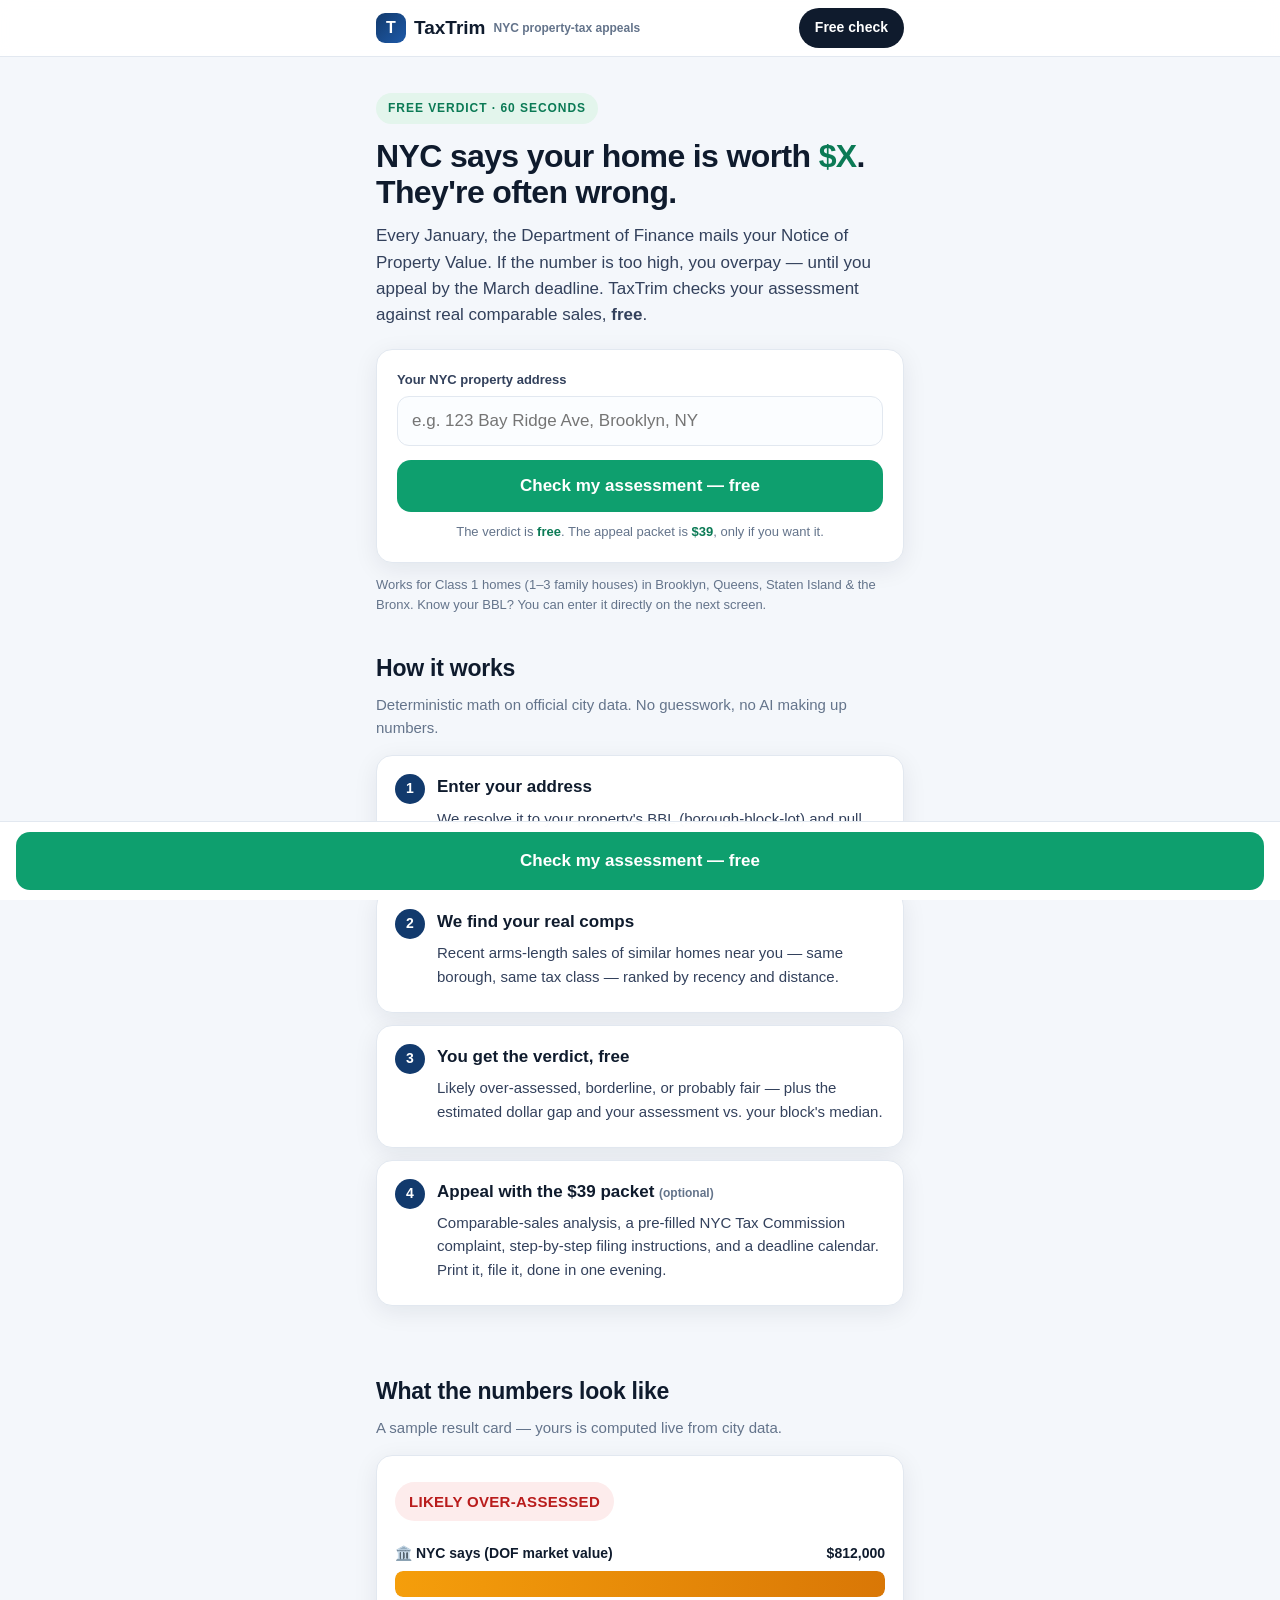
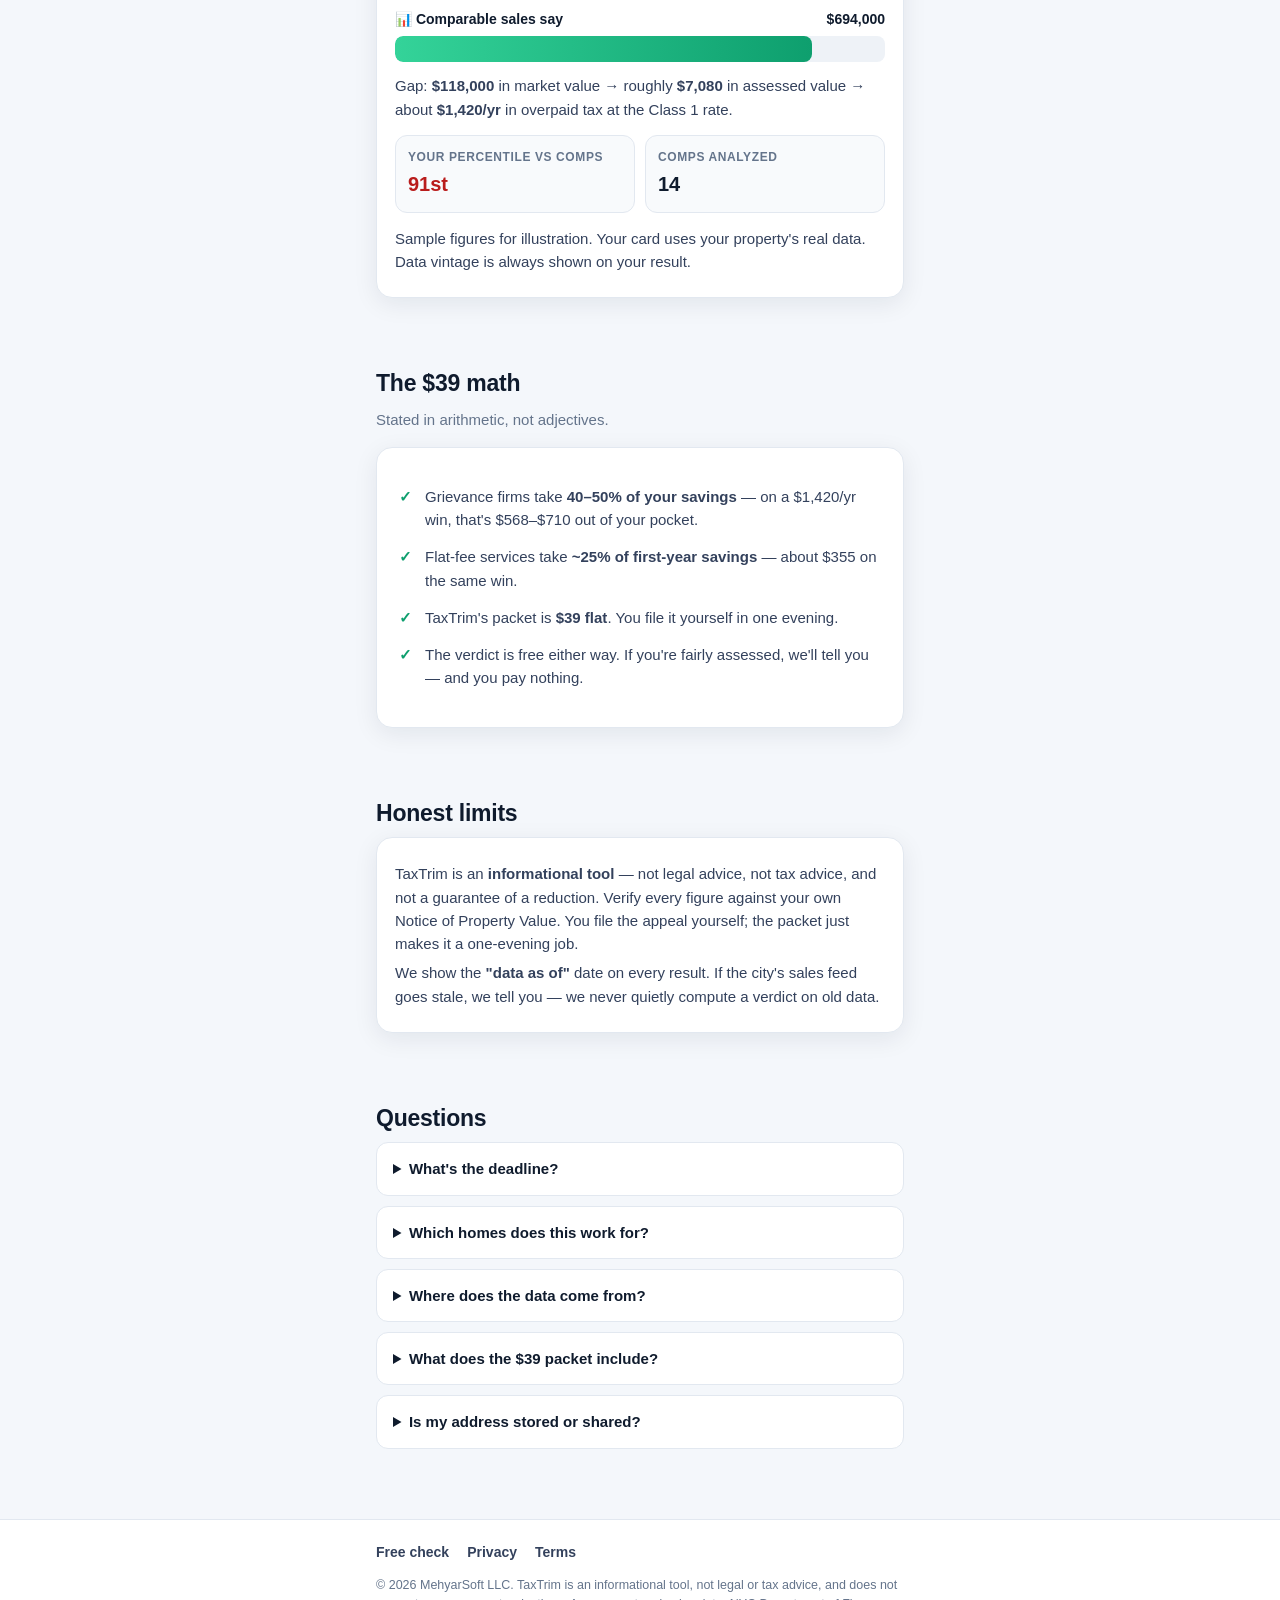
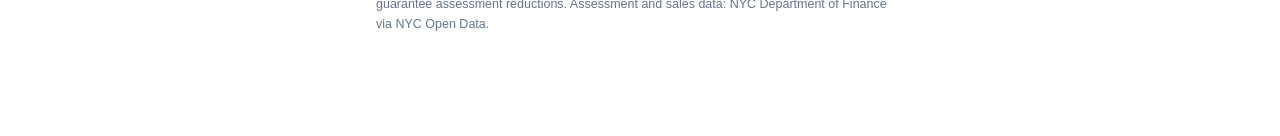
<file: index.html>
<!DOCTYPE html>
<html lang="en">
<head>
<meta charset="utf-8">
<meta name="viewport" content="width=device-width, initial-scale=1, viewport-fit=cover">
<title>TaxTrim — NYC says your home is worth $X. They're often wrong.</title>
<meta name="description" content="Free 60-second check: is New York City over-assessing your home? Get your verdict free, then the $39 appeal packet with a pre-filled Tax Commission complaint.">
<link rel="stylesheet" href="/styles.css">
<link rel="icon" href="data:image/svg+xml,<svg xmlns='http://www.w3.org/2000/svg' viewBox='0 0 100 100'><text y='.9em' font-size='90'>🏠</text></svg>">
</head>
<body>
<header class="site-header">
  <div class="wrap">
    <a class="brand" href="/"><span class="mark">T</span> TaxTrim <small>NYC property-tax appeals</small></a>
    <a class="nav-cta" href="/check.html">Free check</a>
  </div>
</header>

<main class="wrap">
  <section class="hero">
    <span class="eyebrow">Free verdict · 60 seconds</span>
    <h1>NYC says your home is worth <span class="strike">$X</span>.<br>They're often wrong.</h1>
    <p class="lede">Every January, the Department of Finance mails your Notice of Property Value. If the number is too high, you overpay — until you appeal by the March deadline. TaxTrim checks your assessment against real comparable sales, <strong>free</strong>.</p>

    <div class="hero-card">
      <form id="hero-form" action="/check.html" method="get">
        <div class="field">
          <label for="hero-address">Your NYC property address</label>
          <input id="hero-address" name="address" type="text" inputmode="text" autocomplete="street-address"
                 placeholder="e.g. 123 Bay Ridge Ave, Brooklyn, NY" required>
        </div>
        <button class="btn" type="submit">Check my assessment — free</button>
      </form>
      <p class="free-note">The verdict is <strong>free</strong>. The appeal packet is <strong>$39</strong>, only if you want it.</p>
    </div>
    <p class="hint">Works for Class 1 homes (1–3 family houses) in Brooklyn, Queens, Staten Island &amp; the Bronx. Know your BBL? You can enter it directly on the next screen.</p>
  </section>

  <section class="section">
    <h2>How it works</h2>
    <p class="sub">Deterministic math on official city data. No guesswork, no AI making up numbers.</p>
    <div class="card step"><div class="n">1</div><div><h3>Enter your address</h3><p>We resolve it to your property's BBL (borough-block-lot) and pull your official Department of Finance assessment.</p></div></div>
    <div class="card step"><div class="n">2</div><div><h3>We find your real comps</h3><p>Recent arms-length sales of similar homes near you — same borough, same tax class — ranked by recency and distance.</p></div></div>
    <div class="card step"><div class="n">3</div><div><h3>You get the verdict, free</h3><p>Likely over-assessed, borderline, or probably fair — plus the estimated dollar gap and your assessment vs. your block's median.</p></div></div>
    <div class="card step"><div class="n">4</div><div><h3>Appeal with the $39 packet <span class="tiny">(optional)</span></h3><p>Comparable-sales analysis, a pre-filled NYC Tax Commission complaint, step-by-step filing instructions, and a deadline calendar. Print it, file it, done in one evening.</p></div></div>
  </section>

  <section class="section">
    <h2>What the numbers look like</h2>
    <p class="sub">A sample result card — yours is computed live from city data.</p>
    <div class="card">
      <span class="verdict-badge over">LIKELY OVER-ASSESSED</span>
      <div class="vs">
        <div class="vs-row">
          <div class="lab"><span>🏛️ NYC says (DOF market value)</span><span class="val">$812,000</span></div>
          <div class="bar nyc"><i style="width:100%"></i></div>
        </div>
        <div class="vs-row">
          <div class="lab"><span>📊 Comparable sales say</span><span class="val">$694,000</span></div>
          <div class="bar true"><i style="width:85%"></i></div>
        </div>
      </div>
      <p class="vs-caption">Gap: <strong>$118,000</strong> in market value → roughly <strong>$7,080</strong> in assessed value → about <strong>$1,420/yr</strong> in overpaid tax at the Class 1 rate.</p>
      <div class="stat-grid">
        <div class="stat"><div class="k">Your percentile vs comps</div><div class="v bad">91st</div></div>
        <div class="stat"><div class="k">Comps analyzed</div><div class="v">14</div></div>
      </div>
      <p class="tiny">Sample figures for illustration. Your card uses your property's real data. Data vintage is always shown on your result.</p>
    </div>
  </section>

  <section class="section">
    <h2>The $39 math</h2>
    <p class="sub">Stated in arithmetic, not adjectives.</p>
    <div class="card">
      <ul class="check-list">
        <li>Grievance firms take <strong>40–50% of your savings</strong> — on a $1,420/yr win, that's $568–$710 out of your pocket.</li>
        <li>Flat-fee services take <strong>~25% of first-year savings</strong> — about $355 on the same win.</li>
        <li>TaxTrim's packet is <strong>$39 flat</strong>. You file it yourself in one evening.</li>
        <li>The verdict is free either way. If you're fairly assessed, we'll tell you — and you pay nothing.</li>
      </ul>
    </div>
  </section>

  <section class="section">
    <h2>Honest limits</h2>
    <div class="card">
      <p>TaxTrim is an <strong>informational tool</strong> — not legal advice, not tax advice, and not a guarantee of a reduction. Verify every figure against your own Notice of Property Value. You file the appeal yourself; the packet just makes it a one-evening job.</p>
      <p>We show the <strong>"data as of"</strong> date on every result. If the city's sales feed goes stale, we tell you — we never quietly compute a verdict on old data.</p>
    </div>
  </section>

  <section class="section">
    <h2>Questions</h2>
    <details class="faq"><summary>What's the deadline?</summary><p>The NYC Tax Commission filing deadline for Class 1 properties is typically mid-March each year — it moves slightly, so your packet includes that year's exact deadline pulled from the Tax Commission calendar each January. Miss it and the number locks in for the year.</p></details>
    <details class="faq"><summary>Which homes does this work for?</summary><p>Class 1 properties: 1-, 2-, and 3-family homes in Brooklyn, Queens, Staten Island, and the Bronx. Condos and co-ops (Class 2) use a different valuation method — the check will tell you if your property isn't a fit.</p></details>
    <details class="faq"><summary>Where does the data come from?</summary><p>NYC Open Data: the Department of Finance property assessment roll, the rolling calendar sales file, and PLUTO for locations. Every result card stamps its data vintage.</p></details>
    <details class="faq"><summary>What does the $39 packet include?</summary><p>Your comparable-sales analysis with ranked comps, a pre-filled Tax Commission complaint narrative drafted from your exact numbers, step-by-step filing instructions, the deadline calendar, and a printable PDF. Plus an optional $49/year Assessment Watch that monitors your BBL and re-runs every January.</p></details>
    <details class="faq"><summary>Is my address stored or shared?</summary><p>Your address is used to look up public assessment records and compute your verdict. We never sell your data. Email is only used for your results and the packet you buy — one-click unsubscribe on everything, always. See our <a href="/privacy.html">privacy policy</a>.</p></details>
  </section>

  <div class="sticky-cta"><a class="btn" href="/check.html">Check my assessment — free</a></div>
</main>

<footer class="site-footer">
  <div class="wrap">
    <nav>
      <a href="/check.html">Free check</a>
      <a href="/privacy.html">Privacy</a>
      <a href="/terms.html">Terms</a>
    </nav>
    <p class="disclaimer">© 2026 MehyarSoft LLC. TaxTrim is an informational tool, not legal or tax advice, and does not guarantee assessment reductions. Assessment and sales data: NYC Department of Finance via NYC Open Data.</p>
  </div>
</footer>
<script>
document.getElementById('hero-form').addEventListener('submit', function(e){
  var v = document.getElementById('hero-address').value.trim();
  if (!v) { e.preventDefault(); }
});
</script>
</body>
</html>
</file>
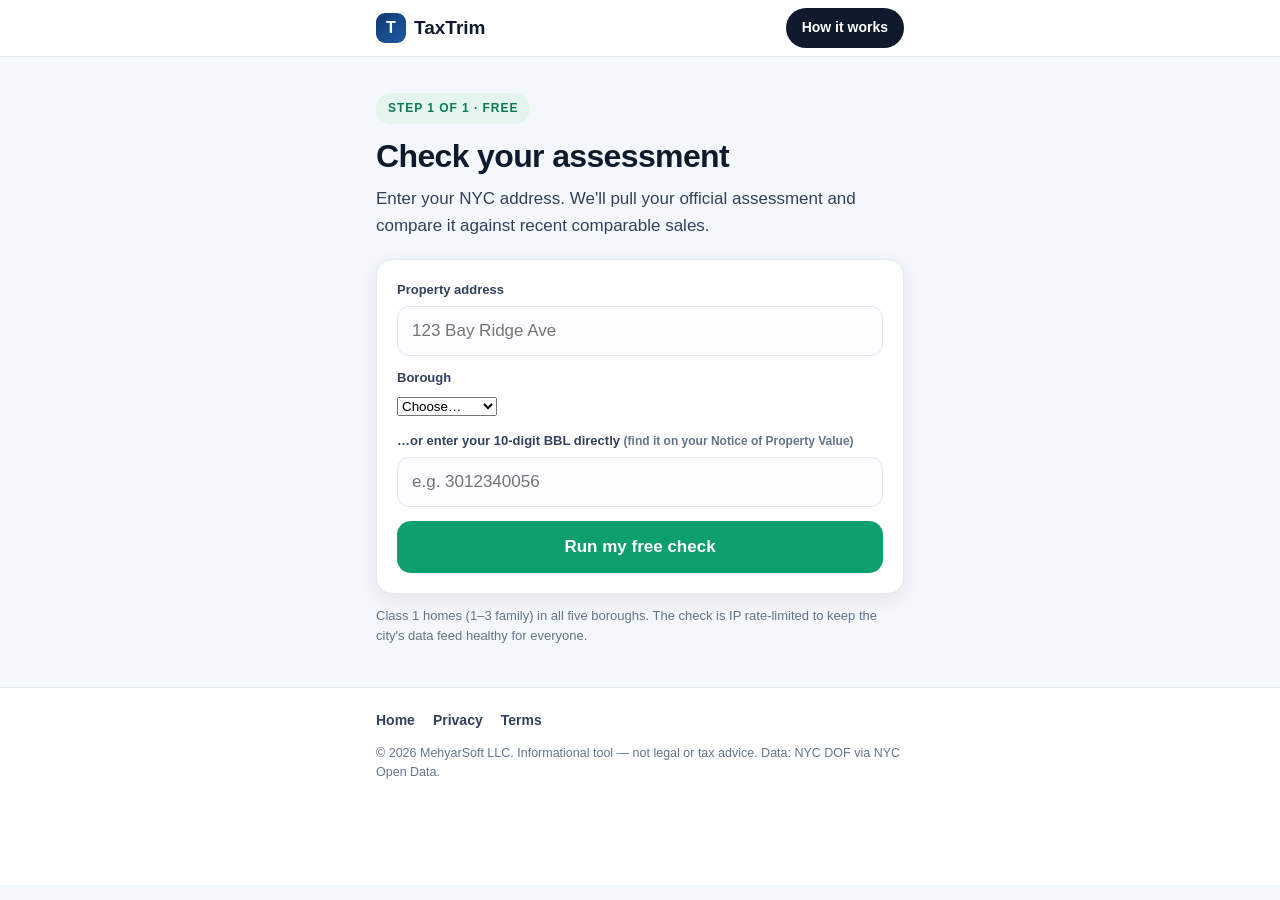
<file: check.html>
<!DOCTYPE html>
<html lang="en">
<head>
<meta charset="utf-8">
<meta name="viewport" content="width=device-width, initial-scale=1, viewport-fit=cover">
<title>Free assessment check — TaxTrim</title>
<meta name="description" content="Free 60-second check: is NYC over-assessing your home?">
<link rel="stylesheet" href="/styles.css">
<link rel="icon" href="data:image/svg+xml,<svg xmlns='http://www.w3.org/2000/svg' viewBox='0 0 100 100'><text y='.9em' font-size='90'>🏠</text></svg>">
</head>
<body>
<header class="site-header">
  <div class="wrap">
    <a class="brand" href="/"><span class="mark">T</span> TaxTrim</a>
    <a class="nav-cta" href="/">How it works</a>
  </div>
</header>

<main class="wrap">
  <section class="hero" id="input-view">
    <span class="eyebrow">Step 1 of 1 · free</span>
    <h1>Check your assessment</h1>
    <p class="lede">Enter your NYC address. We'll pull your official assessment and compare it against recent comparable sales.</p>
    <div class="hero-card">
      <form id="lookup-form">
        <div class="field">
          <label for="address">Property address</label>
          <input id="address" type="text" autocomplete="street-address" placeholder="123 Bay Ridge Ave">
        </div>
        <div class="field" style="margin-top:12px">
          <label for="borough">Borough</label>
          <select id="borough">
            <option value="">Choose…</option>
            <option value="3">Brooklyn</option>
            <option value="4">Queens</option>
            <option value="1">Manhattan</option>
            <option value="2">Bronx</option>
            <option value="5">Staten Island</option>
          </select>
        </div>
        <div class="field" style="margin-top:12px">
          <label for="bbl">…or enter your 10-digit BBL directly <span class="tiny">(find it on your Notice of Property Value)</span></label>
          <input id="bbl" type="text" inputmode="numeric" pattern="[0-9]*" maxlength="10" placeholder="e.g. 3012340056">
        </div>
        <button class="btn" id="run-btn" type="submit">Run my free check</button>
        <div class="error" id="form-error"></div>
      </form>
    </div>
    <p class="hint">Class 1 homes (1–3 family) in all five boroughs. The check is IP rate-limited to keep the city's data feed healthy for everyone.</p>
  </section>

  <section class="hero" id="bbl-view" style="display:none">
    <span class="eyebrow">One more step</span>
    <h1>Enter your BBL</h1>
    <p class="lede">We couldn't resolve that address automatically. Your 10-digit BBL is on your Notice of Property Value (or at nyc.gov/finance) — enter it and we'll run the analysis.</p>
    <div class="hero-card">
      <form id="bbl-form">
        <div class="field">
          <label for="bbl-manual">10-digit BBL</label>
          <input id="bbl-manual" type="text" inputmode="numeric" pattern="[0-9]*" maxlength="10" placeholder="e.g. 3012340056">
        </div>
        <button class="btn" type="submit">Run my free check</button>
        <div class="error" id="bbl-error"></div>
      </form>
    </div>
  </section>

  <section id="loading-view" style="display:none">
    <div class="spinner"><div class="ring"></div><p id="loading-text">Pulling your assessment…</p>
    <p class="tiny" style="margin-top:10px">NYC's data feed can take up to a minute on first lookups — the math runs on real city records, not estimates.</p></div>
  </section>

  <section id="result-view" style="display:none"></section>

  <div class="sticky-cta" id="result-cta" style="display:none">
    <a class="btn" href="#paywall" id="cta-packet">Get my $39 appeal packet</a>
  </div>
</main>

<footer class="site-footer">
  <div class="wrap">
    <nav><a href="/">Home</a><a href="/privacy.html">Privacy</a><a href="/terms.html">Terms</a></nav>
    <p class="disclaimer">© 2026 MehyarSoft LLC. Informational tool — not legal or tax advice. Data: NYC DOF via NYC Open Data.</p>
  </div>
</footer>
<script src="/app.js"></script>
<script>
(function(){
  var q = new URLSearchParams(location.search);
  var pre = q.get('address');
  if (pre) document.getElementById('address').value = pre;
  document.getElementById('run-btn').addEventListener('click', function(){
    var address = document.getElementById('address').value.trim();
    var bbl = document.getElementById('bbl').value.replace(/\D/g,'');
    TaxTrim.runCheck({address: address, bbl: bbl});
  });
  if (pre) { /* auto-run when arriving from the hero form */ }
})();
</script>
</body>
</html>
</file>
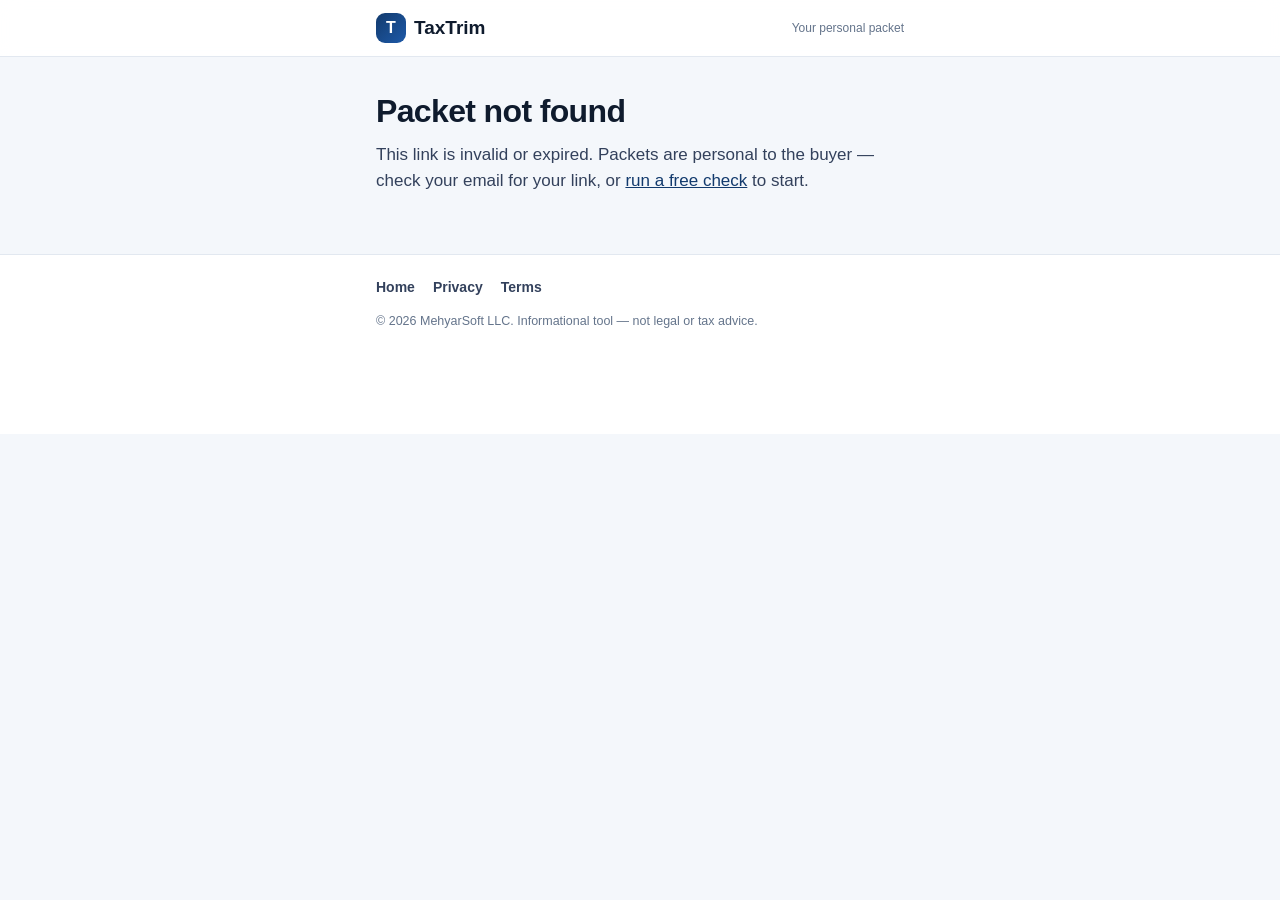
<file: packet.html>
<!DOCTYPE html>
<html lang="en">
<head>
<meta charset="utf-8">
<meta name="viewport" content="width=device-width, initial-scale=1, viewport-fit=cover">
<title>Your appeal packet — TaxTrim</title>
<link rel="stylesheet" href="/styles.css">
</head>
<body>
<header class="site-header">
  <div class="wrap">
    <a class="brand" href="/"><span class="mark">T</span> TaxTrim</a>
    <span class="tiny">Your personal packet</span>
  </div>
</header>
<main class="wrap">
  <div id="gate" style="display:none">
    <section class="hero">
      <h1>Packet not found</h1>
      <p class="lede">This link is invalid or expired. Packets are personal to the buyer — check your email for your link, or <a href="/check.html">run a free check</a> to start.</p>
    </section>
  </div>
  <div id="packet" style="display:none">
    <section class="hero no-print">
      <span class="eyebrow">Your $39 appeal packet</span>
      <h1 id="p-address">Your appeal packet</h1>
      <p class="lede" id="p-sub"></p>
      <button class="btn" id="print-btn" type="button">🖨️ Print / Save as PDF</button>
      <p class="tiny">Prints cleanly — the complaint narrative, comp table, and instructions are all formatted for the Tax Commission filing.</p>
    </section>
    <div class="packet-doc" id="packet-doc"></div>
    <p class="tiny no-print">Informational tool — not legal or tax advice. Verify every figure against your Notice of Property Value before filing.</p>
  </div>
</main>
<footer class="site-footer">
  <div class="wrap">
    <nav><a href="/">Home</a><a href="/privacy.html">Privacy</a><a href="/terms.html">Terms</a></nav>
    <p class="disclaimer">© 2026 MehyarSoft LLC. Informational tool — not legal or tax advice.</p>
  </div>
</footer>
<script>
(function(){
  function esc(s){ return String(s==null?"":s).replace(/[&<>"']/g,function(m){return {"&":"&amp;","<":"&lt;",">":"&gt;",'"':"&quot;","'":"&#39;"}[m];}); }
  function fmt(n){ if(n==null||isNaN(n)) return "—"; return "$"+Math.round(n).toLocaleString("en-US"); }
  var token = new URLSearchParams(location.search).get("token") || "";

  async function load(){
    if (!token) { document.getElementById("gate").style.display=""; return; }
    try {
      var resp = await fetch("/api/kit/packet?token=" + encodeURIComponent(token));
      var data = await resp.json().catch(function(){ return {}; });
      if (!resp.ok || !data.ok) { document.getElementById("gate").style.display=""; return; }
      var p = data.packet, c = p.case;
      document.getElementById("packet").style.display = "";
      document.getElementById("p-address").textContent = c.address || "Your appeal packet";
      document.getElementById("p-sub").textContent = (c.borough||"") + " · BBL " + (c.bbl||"") + (c.tax_class ? " · Tax Class "+c.tax_class : "");
      var comps = (p.comps||[]).map(function(r,i){
        return "<tr><td>"+(i+1)+"</td><td>"+esc(r.address||"—")+"</td><td>"+fmt(r.price)+"</td><td>"+esc(r.sale_date||"—")+"</td><td>"+(r.distance_mi!=null?Number(r.distance_mi).toFixed(2)+" mi":"—")+"</td></tr>";
      }).join("");
      var steps = (p.filing_steps||[]).map(function(s,i){ return "<li><strong>Step "+(i+1)+":</strong> "+esc(s)+"</li>"; }).join("");
      document.getElementById("packet-doc").innerHTML =
        "<h2>1 · Your case at a glance</h2>"
        + "<p><strong>Property:</strong> "+esc(c.address||"—")+" ("+esc(c.borough||"")+"), BBL "+esc(c.bbl||"—")+", Tax Class "+esc(c.tax_class||"—")+"</p>"
        + "<p><strong>DOF market value:</strong> "+fmt(c.dof_market)+" · <strong>Assessed value:</strong> "+fmt(c.dof_assessed)+"</p>"
        + "<p><strong>Comparable-sales median:</strong> "+fmt(c.comp_median)+" ("+(c.comp_count||0)+" comps) · <strong>Your percentile:</strong> "+(c.percentile!=null?Math.round(c.percentile)+"th":"—")+"</p>"
        + "<p><strong>Estimated excess assessment:</strong> "+fmt(c.excess_assessed)+" → <strong>~"+fmt(c.annual_overpay)+"/yr</strong> in tax at the Class "+esc(c.tax_class||"")+" rate.</p>"
        + "<p class='vintage'>Data as of: assessment roll FY "+esc((p.vintage.assessment_roll||"").replace("FY ",""))+" · comparable sales through "+esc(p.vintage.sales_max_date||"—")+" · tax-rate math estimated with latest published Class 1 rate ("+esc(p.vintage.rate_year||"—")+"). Sources: NYC DOF via NYC Open Data.</p>"
        + "<h2>2 · Comparable sales</h2>"
        + "<div class='scroll-x'><table class='comps'><thead><tr><th>#</th><th>Address</th><th>Sale price</th><th>Sale date</th><th>Distance</th></tr></thead><tbody>"+comps+"</tbody></table></div>"
        + "<h2>3 · Complaint narrative (pre-filled)</h2>"
        + "<p>Copy this into the NYC Tax Commission's online application, or attach it as your supporting statement:</p>"
        + "<div class='narrative'>"+p.narrative_html+"</div>"
        + "<h2>4 · Filing instructions</h2>"
        + "<p><strong>Deadline: "+esc(p.deadline||"mid-March")+".</strong> File online through the NYC Tax Commission portal; keep your confirmation number.</p>"
        + "<ol>"+steps+"</ol>"
        + "<h2>5 · What happens next</h2>"
        + "<p>After filing, the Tax Commission reviews your application and may schedule a hearing. Bring this packet. Most Class 1 reductions arrive as a revised Notice of Property Value — if the number moves, the savings repeat every year you own the home.</p>"
        + "<p class='vintage'>Prepared "+esc(p.prepared_at||"")+" · TaxTrim is an informational tool, not legal or tax advice, and does not guarantee a reduction.</p>";
      document.getElementById("print-btn").addEventListener("click", function(){ window.print(); });
    } catch(e){ document.getElementById("gate").style.display=""; }
  }
  load();
})();
</script>
</body>
</html>
</file>
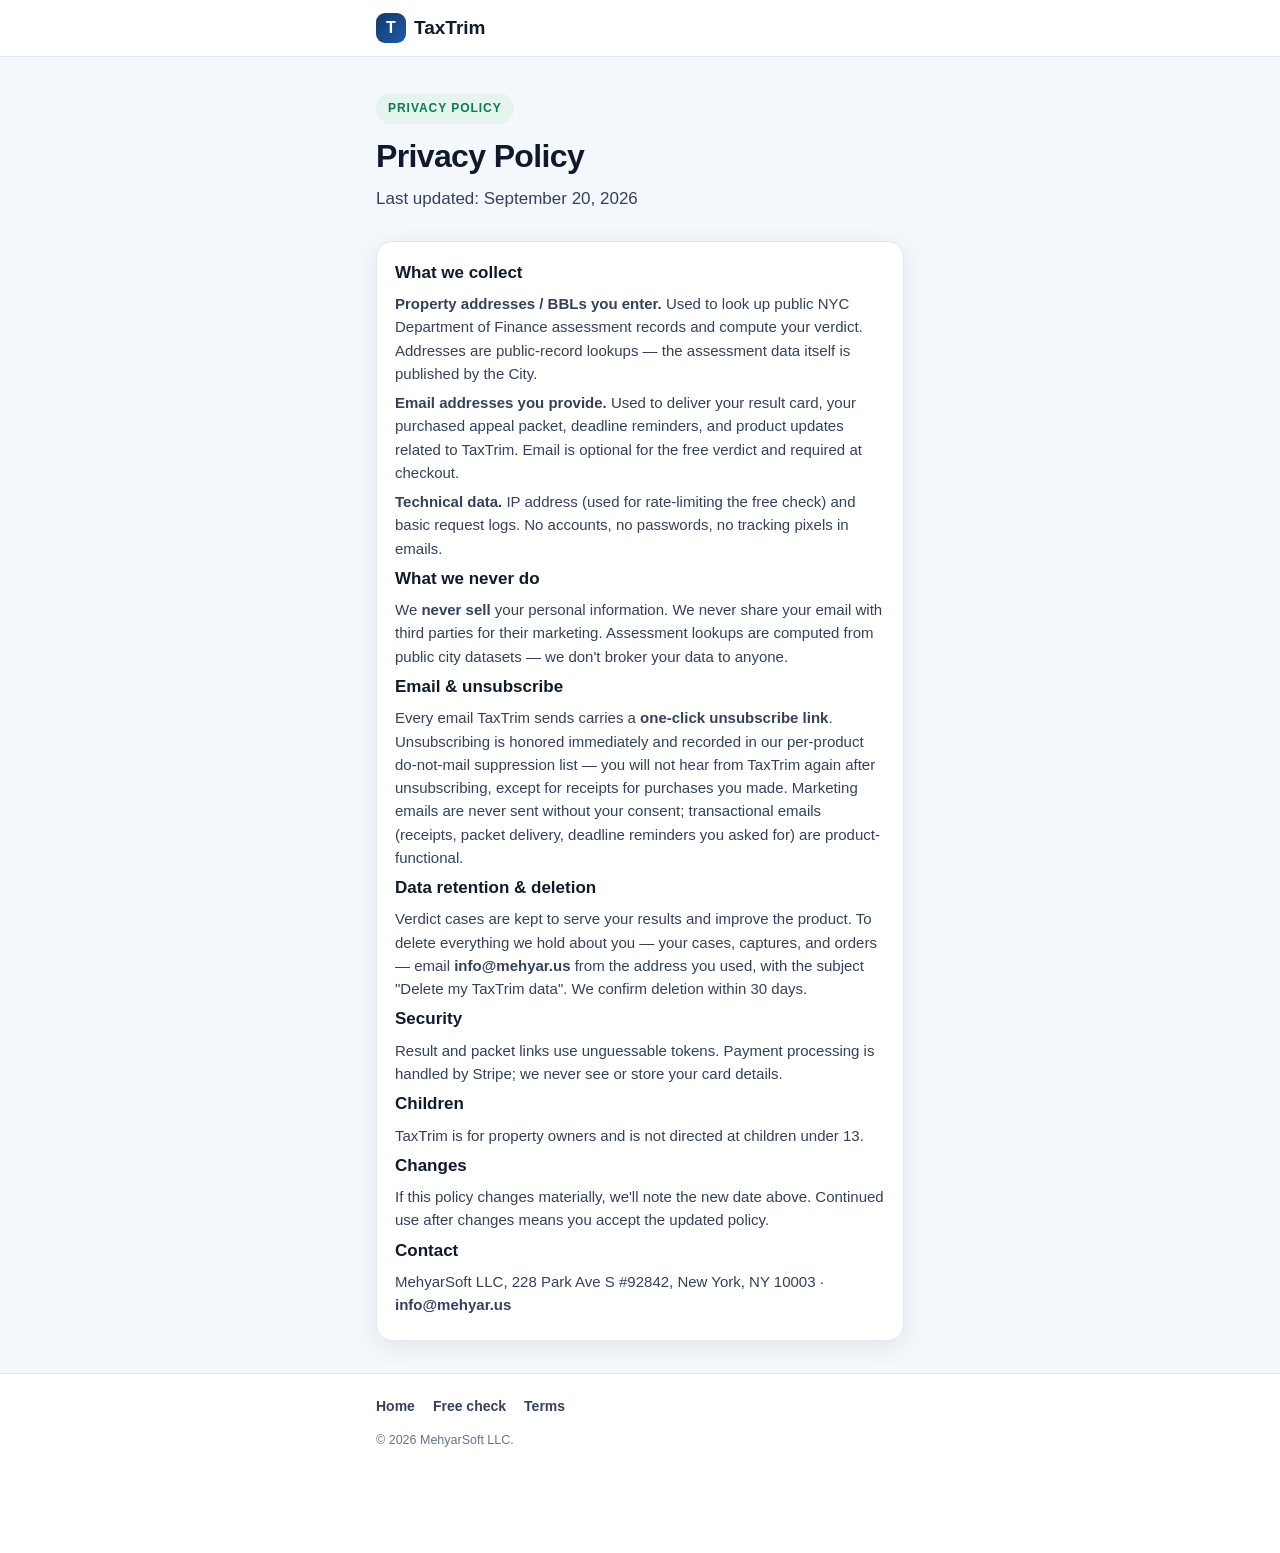
<file: privacy.html>
<!DOCTYPE html>
<html lang="en">
<head>
<meta charset="utf-8">
<meta name="viewport" content="width=device-width, initial-scale=1, viewport-fit=cover">
<title>Privacy Policy — TaxTrim</title>
<link rel="stylesheet" href="/styles.css">
</head>
<body>
<header class="site-header"><div class="wrap">
<a class="brand" href="/"><span class="mark">T</span> TaxTrim</a>
</div></header>
<main class="wrap">
<section class="hero">
<span class="eyebrow">Privacy Policy</span>
<h1>Privacy Policy</h1>
<p class="lede">Last updated: September 20, 2026</p>
</section>
<div class="card">
<h3>What we collect</h3>
<p><strong>Property addresses / BBLs you enter.</strong> Used to look up public NYC Department of Finance assessment records and compute your verdict. Addresses are public-record lookups — the assessment data itself is published by the City.</p>
<p><strong>Email addresses you provide.</strong> Used to deliver your result card, your purchased appeal packet, deadline reminders, and product updates related to TaxTrim. Email is optional for the free verdict and required at checkout.</p>
<p><strong>Technical data.</strong> IP address (used for rate-limiting the free check) and basic request logs. No accounts, no passwords, no tracking pixels in emails.</p>
<h3>What we never do</h3>
<p>We <strong>never sell</strong> your personal information. We never share your email with third parties for their marketing. Assessment lookups are computed from public city datasets — we don't broker your data to anyone.</p>
<h3>Email &amp; unsubscribe</h3>
<p>Every email TaxTrim sends carries a <strong>one-click unsubscribe link</strong>. Unsubscribing is honored immediately and recorded in our per-product do-not-mail suppression list — you will not hear from TaxTrim again after unsubscribing, except for receipts for purchases you made. Marketing emails are never sent without your consent; transactional emails (receipts, packet delivery, deadline reminders you asked for) are product-functional.</p>
<h3>Data retention &amp; deletion</h3>
<p>Verdict cases are kept to serve your results and improve the product. To delete everything we hold about you — your cases, captures, and orders — email <strong>info@mehyar.us</strong> from the address you used, with the subject "Delete my TaxTrim data". We confirm deletion within 30 days.</p>
<h3>Security</h3>
<p>Result and packet links use unguessable tokens. Payment processing is handled by Stripe; we never see or store your card details.</p>
<h3>Children</h3>
<p>TaxTrim is for property owners and is not directed at children under 13.</p>
<h3>Changes</h3>
<p>If this policy changes materially, we'll note the new date above. Continued use after changes means you accept the updated policy.</p>
<h3>Contact</h3>
<p>MehyarSoft LLC, 228 Park Ave S #92842, New York, NY 10003 · <strong>info@mehyar.us</strong></p>
</div>
</main>
<footer class="site-footer"><div class="wrap">
<nav><a href="/">Home</a><a href="/check.html">Free check</a><a href="/terms.html">Terms</a></nav>
<p class="disclaimer">© 2026 MehyarSoft LLC.</p>
</div></footer>
</body>
</html>
</file>
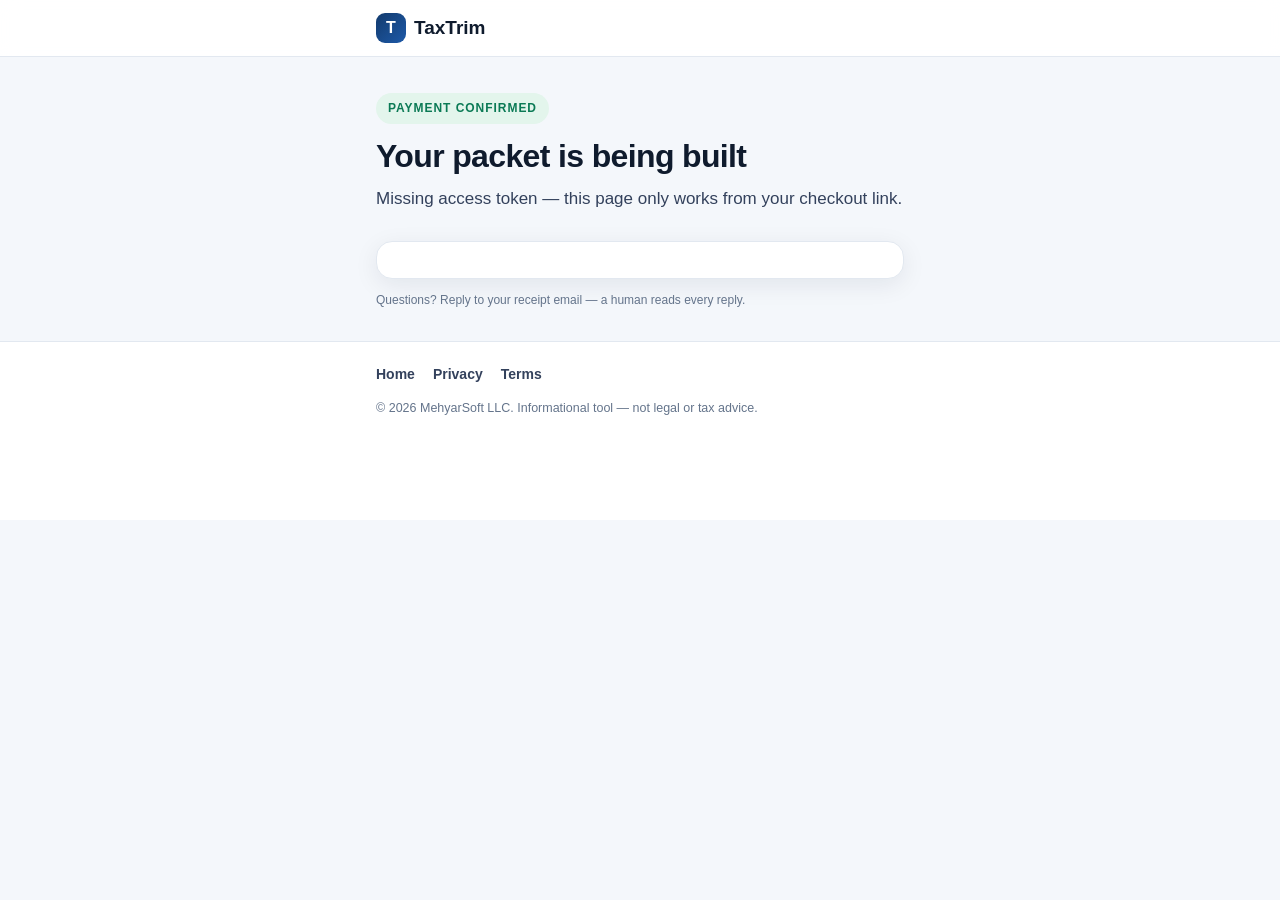
<file: success.html>
<!DOCTYPE html>
<html lang="en">
<head>
<meta charset="utf-8">
<meta name="viewport" content="width=device-width, initial-scale=1, viewport-fit=cover">
<title>Payment received — TaxTrim</title>
<link rel="stylesheet" href="/styles.css">
</head>
<body>
<header class="site-header">
  <div class="wrap">
    <a class="brand" href="/"><span class="mark">T</span> TaxTrim</a>
  </div>
</header>
<main class="wrap">
  <section class="hero">
    <span class="eyebrow">Payment confirmed</span>
    <h1>Your packet is being built</h1>
    <p class="lede" id="status-text">We're drafting your complaint narrative and assembling your appeal packet. This usually takes under a minute.</p>
  </section>
  <div class="card" id="status-card">
    <div class="spinner" id="status-spinner"><div class="ring"></div><p>Building your packet…</p></div>
    <div id="status-ready" style="display:none">
      <h3>✅ Your appeal packet is ready</h3>
      <p>Your comparable-sales analysis, pre-filled Tax Commission complaint, filing instructions, and deadline calendar are assembled.</p>
      <a class="btn" id="packet-link" href="#">Open my appeal packet</a>
      <p class="tiny" style="text-align:center;margin-top:10px">A copy was also emailed to you. Keep this link — it's your personal access.</p>
    </div>
    <div id="status-failed" style="display:none">
      <h3>⚠️ The build hit a snag</h3>
      <p>Your payment went through, but packet generation failed. Tap retry — your purchase is safe.</p>
      <button class="btn secondary" id="retry-btn" type="button">Retry building my packet</button>
    </div>
  </div>
  <p class="tiny">Questions? Reply to your receipt email — a human reads every reply.</p>
</main>
<footer class="site-footer">
  <div class="wrap">
    <nav><a href="/">Home</a><a href="/privacy.html">Privacy</a><a href="/terms.html">Terms</a></nav>
    <p class="disclaimer">© 2026 MehyarSoft LLC. Informational tool — not legal or tax advice.</p>
  </div>
</footer>
<script>
(function(){
  var q = new URLSearchParams(location.search);
  var token = q.get("token") || "";
  var pollTimer = null;

  async function poll(){
    try {
      var resp = await fetch("/api/kit/status?token=" + encodeURIComponent(token));
      var data = await resp.json().catch(function(){ return {}; });
      if (!resp.ok || !data.ok) { return; }
      if (data.status === "ready") {
        clearInterval(pollTimer);
        document.getElementById("status-spinner").style.display = "none";
        document.getElementById("status-ready").style.display = "";
        document.getElementById("status-text").textContent = "Done — your appeal packet is ready.";
        document.getElementById("packet-link").href = "/packet.html?token=" + encodeURIComponent(data.access_token || token);
      } else if (data.status === "failed") {
        clearInterval(pollTimer);
        document.getElementById("status-spinner").style.display = "none";
        document.getElementById("status-failed").style.display = "";
        document.getElementById("status-text").textContent = "The build hit a snag — retry below.";
      }
    } catch (e) { /* keep polling */ }
  }
  async function retry(){
    document.getElementById("status-failed").style.display = "none";
    document.getElementById("status-spinner").style.display = "";
    try {
      await fetch("/api/kit/retry", { method: "POST", headers: {"content-type":"application/json"},
        body: JSON.stringify({ token: token }) });
    } catch (e) {}
    pollTimer = setInterval(poll, 4000); poll();
  }
  if (!token) {
    document.getElementById("status-text").textContent = "Missing access token — this page only works from your checkout link.";
    document.getElementById("status-spinner").style.display = "none";
    return;
  }
  document.getElementById("retry-btn").addEventListener("click", retry);
  pollTimer = setInterval(poll, 4000); poll();
})();
</script>
</body>
</html>
</file>
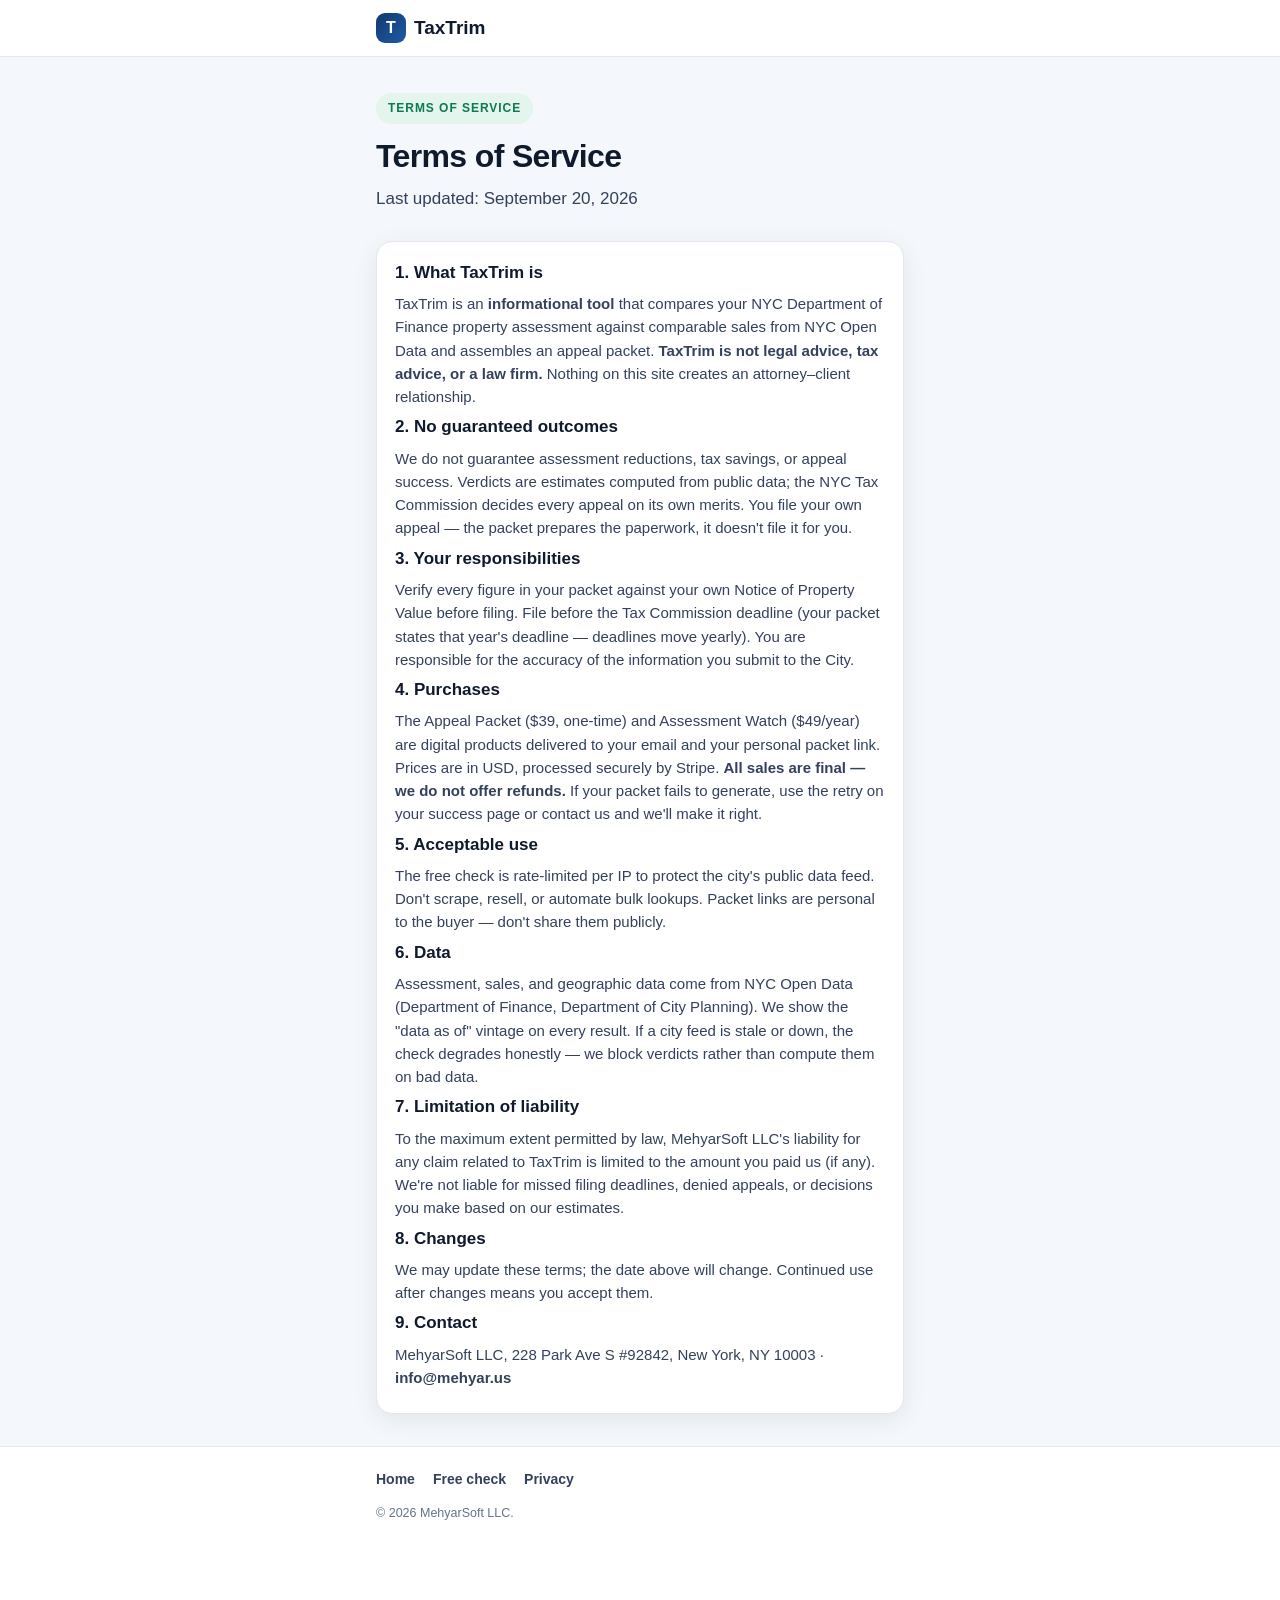
<file: terms.html>
<!DOCTYPE html>
<html lang="en">
<head>
<meta charset="utf-8">
<meta name="viewport" content="width=device-width, initial-scale=1, viewport-fit=cover">
<title>Terms of Service — TaxTrim</title>
<link rel="stylesheet" href="/styles.css">
</head>
<body>
<header class="site-header"><div class="wrap">
<a class="brand" href="/"><span class="mark">T</span> TaxTrim</a>
</div></header>
<main class="wrap">
<section class="hero">
<span class="eyebrow">Terms of Service</span>
<h1>Terms of Service</h1>
<p class="lede">Last updated: September 20, 2026</p>
</section>
<div class="card">
<h3>1. What TaxTrim is</h3>
<p>TaxTrim is an <strong>informational tool</strong> that compares your NYC Department of Finance property assessment against comparable sales from NYC Open Data and assembles an appeal packet. <strong>TaxTrim is not legal advice, tax advice, or a law firm.</strong> Nothing on this site creates an attorney–client relationship.</p>
<h3>2. No guaranteed outcomes</h3>
<p>We do not guarantee assessment reductions, tax savings, or appeal success. Verdicts are estimates computed from public data; the NYC Tax Commission decides every appeal on its own merits. You file your own appeal — the packet prepares the paperwork, it doesn't file it for you.</p>
<h3>3. Your responsibilities</h3>
<p>Verify every figure in your packet against your own Notice of Property Value before filing. File before the Tax Commission deadline (your packet states that year's deadline — deadlines move yearly). You are responsible for the accuracy of the information you submit to the City.</p>
<h3>4. Purchases</h3>
<p>The Appeal Packet ($39, one-time) and Assessment Watch ($49/year) are digital products delivered to your email and your personal packet link. Prices are in USD, processed securely by Stripe. <strong>All sales are final — we do not offer refunds.</strong> If your packet fails to generate, use the retry on your success page or contact us and we'll make it right.</p>
<h3>5. Acceptable use</h3>
<p>The free check is rate-limited per IP to protect the city's public data feed. Don't scrape, resell, or automate bulk lookups. Packet links are personal to the buyer — don't share them publicly.</p>
<h3>6. Data</h3>
<p>Assessment, sales, and geographic data come from NYC Open Data (Department of Finance, Department of City Planning). We show the "data as of" vintage on every result. If a city feed is stale or down, the check degrades honestly — we block verdicts rather than compute them on bad data.</p>
<h3>7. Limitation of liability</h3>
<p>To the maximum extent permitted by law, MehyarSoft LLC's liability for any claim related to TaxTrim is limited to the amount you paid us (if any). We're not liable for missed filing deadlines, denied appeals, or decisions you make based on our estimates.</p>
<h3>8. Changes</h3>
<p>We may update these terms; the date above will change. Continued use after changes means you accept them.</p>
<h3>9. Contact</h3>
<p>MehyarSoft LLC, 228 Park Ave S #92842, New York, NY 10003 · <strong>info@mehyar.us</strong></p>
</div>
</main>
<footer class="site-footer"><div class="wrap">
<nav><a href="/">Home</a><a href="/check.html">Free check</a><a href="/privacy.html">Privacy</a></nav>
<p class="disclaimer">© 2026 MehyarSoft LLC.</p>
</div></footer>
</body>
</html>
</file>
<file: styles.css>
/* TaxTrim — mobile-first design system. Assume iPhone 390px. */
:root {
  --ink: #0f1b2d;
  --ink-soft: #33415c;
  --muted: #64748b;
  --paper: #ffffff;
  --bg: #f4f7fb;
  --card: #ffffff;
  --line: #e2e8f0;
  --accent: #0e9f6e;      /* money green */
  --accent-deep: #0b7a55;
  --navy: #123a6d;        /* civic blue */
  --warn: #d97706;
  --danger: #dc2626;
  --radius: 16px;
  --shadow: 0 6px 24px rgba(15, 27, 45, 0.08);
  --font: -apple-system, BlinkMacSystemFont, "SF Pro Text", "Segoe UI", Roboto, Helvetica, Arial, sans-serif;
}
* { box-sizing: border-box; -webkit-tap-highlight-color: transparent; }
html { -webkit-text-size-adjust: 100%; }
body {
  margin: 0; font-family: var(--font); background: var(--bg); color: var(--ink);
  font-size: 16px; line-height: 1.55;
}
a { color: var(--navy); }
.wrap { max-width: 560px; margin: 0 auto; padding: 0 16px; }

/* ── header ── */
.site-header {
  position: sticky; top: 0; z-index: 20;
  background: rgba(255,255,255,.92); backdrop-filter: blur(10px);
  border-bottom: 1px solid var(--line);
}
.site-header .wrap { display: flex; align-items: center; justify-content: space-between; height: 56px; }
.brand { display: flex; align-items: center; gap: 8px; font-weight: 800; font-size: 19px; color: var(--ink); text-decoration: none; }
.brand .mark {
  width: 30px; height: 30px; border-radius: 9px; display: inline-flex; align-items: center; justify-content: center;
  background: linear-gradient(135deg, var(--navy), #1e5aa8); color: #fff; font-size: 16px; font-weight: 900;
}
.brand small { font-weight: 600; color: var(--muted); font-size: 12px; }
.nav-cta {
  background: var(--ink); color: #fff; text-decoration: none; font-weight: 700; font-size: 14px;
  padding: 9px 16px; border-radius: 999px;
}

/* ── hero ── */
.hero { padding: 36px 0 8px; }
.eyebrow {
  display: inline-block; font-size: 12px; font-weight: 800; letter-spacing: .08em; text-transform: uppercase;
  color: var(--accent-deep); background: #e3f5ec; border-radius: 999px; padding: 6px 12px; margin-bottom: 14px;
}
h1 { font-size: 32px; line-height: 1.15; letter-spacing: -0.02em; margin: 0 0 12px; }
h1 .strike { color: var(--accent-deep); }
.lede { font-size: 17px; color: var(--ink-soft); margin: 0 0 20px; }
.hero-card {
  background: var(--card); border-radius: var(--radius); box-shadow: var(--shadow);
  padding: 20px; margin: 4px 0 12px; border: 1px solid var(--line);
}
.field label { display: block; font-size: 13px; font-weight: 700; color: var(--ink-soft); margin-bottom: 6px; }
.field input {
  width: 100%; font-size: 17px; padding: 14px 14px; border-radius: 12px;
  border: 1.5px solid var(--line); background: #fbfdff; color: var(--ink);
}
.field input:focus { outline: none; border-color: var(--navy); box-shadow: 0 0 0 3px rgba(18,58,109,.12); }
.hint { font-size: 13px; color: var(--muted); margin: 8px 0 0; }
.btn {
  display: block; width: 100%; text-align: center; border: 0; cursor: pointer;
  background: var(--accent); color: #fff; font-weight: 800; font-size: 17px;
  padding: 16px; border-radius: 14px; text-decoration: none; margin-top: 14px;
}
.btn:active { transform: scale(.99); }
.btn.secondary { background: var(--ink); }
.btn.ghost { background: transparent; color: var(--navy); border: 1.5px solid var(--line); }
.btn:disabled { opacity: .55; }
.free-note { text-align: center; font-size: 13px; color: var(--muted); margin: 10px 0 0; }
.free-note strong { color: var(--accent-deep); }

/* ── sections ── */
.section { padding: 28px 0; }
.section h2 { font-size: 23px; letter-spacing: -0.01em; margin: 0 0 6px; }
.section .sub { color: var(--muted); margin: 0 0 16px; font-size: 15px; }
.card { background: var(--card); border: 1px solid var(--line); border-radius: var(--radius); box-shadow: var(--shadow); padding: 18px; margin-bottom: 12px; }
.card h3 { margin: 0 0 6px; font-size: 17px; }
.card p { margin: 6px 0; color: var(--ink-soft); font-size: 15px; }
.step { display: flex; gap: 12px; align-items: flex-start; }
.step .n {
  flex: 0 0 30px; width: 30px; height: 30px; border-radius: 50%;
  background: var(--navy); color: #fff; font-weight: 800; font-size: 14px;
  display: flex; align-items: center; justify-content: center;
}

/* before/after bars */
.vs { margin: 14px 0 4px; }
.vs-row { margin-bottom: 12px; }
.vs-row .lab { display: flex; justify-content: space-between; font-size: 14px; font-weight: 700; margin-bottom: 6px; }
.vs-row .lab .val { font-variant-numeric: tabular-nums; }
.bar { height: 26px; border-radius: 8px; background: #eef2f7; overflow: hidden; position: relative; }
.bar > i { display: block; height: 100%; border-radius: 8px; }
.bar.nyc > i { background: linear-gradient(90deg, #f59e0b, #d97706); }
.bar.true > i { background: linear-gradient(90deg, #34d399, var(--accent)); }
.vs-caption { font-size: 13px; color: var(--muted); }

/* verdict meter */
.meter { height: 14px; border-radius: 999px; background: linear-gradient(90deg, var(--accent) 0 33%, var(--warn) 33% 66%, var(--danger) 66% 100%); position: relative; margin: 18px 0 6px; }
.meter .pin {
  position: absolute; top: -7px; width: 4px; height: 28px; background: var(--ink); border-radius: 2px;
  transform: translateX(-2px);
}
.meter-labels { display: flex; justify-content: space-between; font-size: 11px; color: var(--muted); font-weight: 700; }
.verdict-badge {
  display: inline-block; font-weight: 900; font-size: 15px; letter-spacing: .02em;
  padding: 8px 14px; border-radius: 999px; margin: 8px 0;
}
.verdict-badge.over { background: #fdecec; color: #b91c1c; }
.verdict-badge.border { background: #fef3e2; color: #b45309; }
.verdict-badge.fair { background: #e3f5ec; color: var(--accent-deep); }
.verdict-badge.blocked { background: #e2e8f0; color: var(--ink-soft); }
.stat-grid { display: grid; grid-template-columns: 1fr 1fr; gap: 10px; margin: 14px 0; }
.stat { background: #f8fafc; border: 1px solid var(--line); border-radius: 12px; padding: 12px; }
.stat .k { font-size: 12px; color: var(--muted); font-weight: 700; text-transform: uppercase; letter-spacing: .05em; }
.stat .v { font-size: 20px; font-weight: 800; font-variant-numeric: tabular-nums; margin-top: 2px; }
.stat .v.good { color: var(--accent-deep); }
.stat .v.bad { color: #b91c1c; }

/* paywall */
.paywall { border: 2px solid var(--accent); }
.price-row { display: flex; align-items: baseline; gap: 8px; margin: 8px 0; }
.price { font-size: 38px; font-weight: 900; letter-spacing: -0.02em; }
.price-note { color: var(--muted); font-size: 14px; }
.check-list { list-style: none; padding: 0; margin: 12px 0; }
.check-list li { padding: 7px 0 7px 30px; position: relative; font-size: 15px; color: var(--ink-soft); }
.check-list li::before { content: "✓"; position: absolute; left: 4px; color: var(--accent); font-weight: 900; }

/* forms */
.email-gate { background: #f0f7ff; border: 1.5px dashed #9db8dd; border-radius: var(--radius); padding: 18px; margin: 16px 0; }
.email-gate h3 { margin: 0 0 6px; }
.inline-form { display: flex; gap: 8px; margin-top: 10px; }
.inline-form input { flex: 1; font-size: 16px; padding: 12px; border-radius: 10px; border: 1.5px solid var(--line); min-width: 0; }
.inline-form button { background: var(--navy); color: #fff; border: 0; border-radius: 10px; font-weight: 800; padding: 0 18px; font-size: 15px; }
.tiny { font-size: 12px; color: var(--muted); }
.error { background: #fdecec; color: #b91c1c; border-radius: 10px; padding: 12px; font-size: 14px; margin: 12px 0; display: none; }
.spinner { text-align: center; padding: 36px 0; color: var(--muted); }
.spinner .ring {
  width: 34px; height: 34px; border-radius: 50%; margin: 0 auto 12px;
  border: 3px solid var(--line); border-top-color: var(--navy); animation: spin 0.9s linear infinite;
}
@keyframes spin { to { transform: rotate(360deg); } }

/* tables */
table.comps { width: 100%; border-collapse: collapse; font-size: 13.5px; }
table.comps th { text-align: left; font-size: 11px; text-transform: uppercase; letter-spacing: .05em; color: var(--muted); padding: 8px 6px; border-bottom: 2px solid var(--line); }
table.comps td { padding: 9px 6px; border-bottom: 1px solid var(--line); font-variant-numeric: tabular-nums; }
.scroll-x { overflow-x: auto; -webkit-overflow-scrolling: touch; }

/* footer */
.site-footer { border-top: 1px solid var(--line); margin-top: 32px; padding: 22px 0 90px; background: #fff; }
.site-footer nav { display: flex; gap: 18px; flex-wrap: wrap; margin-bottom: 12px; }
.site-footer nav a { font-size: 14px; color: var(--ink-soft); text-decoration: none; font-weight: 600; }
.disclaimer { font-size: 12.5px; color: var(--muted); }

/* sticky mobile CTA */
.sticky-cta {
  position: fixed; left: 0; right: 0; bottom: 0; z-index: 30;
  background: rgba(255,255,255,.96); backdrop-filter: blur(10px);
  border-top: 1px solid var(--line); padding: 10px 16px calc(10px + env(safe-area-inset-bottom));
}
.sticky-cta .btn { margin-top: 0; }

/* result view needs clearance above the fixed sticky CTA (two buttons tall) */
#result-view { padding-bottom: 180px; }

/* faq */
details.faq { background: var(--card); border: 1px solid var(--line); border-radius: 12px; padding: 14px 16px; margin-bottom: 10px; }
details.faq summary { font-weight: 700; cursor: pointer; font-size: 15px; }
details.faq p { color: var(--ink-soft); font-size: 14.5px; margin: 8px 0 0; }

/* packet */
.packet-doc { background: #fff; border: 1px solid var(--line); border-radius: 8px; padding: 26px 20px; margin: 16px 0; }
.packet-doc h2 { font-size: 20px; margin: 22px 0 8px; }
.packet-doc h2:first-child { margin-top: 0; }
.packet-doc p, .packet-doc li { font-size: 14.5px; color: var(--ink-soft); }
.narrative { background: #fbfdff; border-left: 4px solid var(--navy); padding: 14px 16px; border-radius: 0 10px 10px 0; margin: 12px 0; }
.narrative p { font-size: 14.5px; }
@media print {
  .site-header, .site-footer, .sticky-cta, .no-print { display: none !important; }
  body { background: #fff; }
  .packet-doc { border: 0; box-shadow: none; }
}
.vintage { font-size: 12px; color: var(--muted); }
</file>
